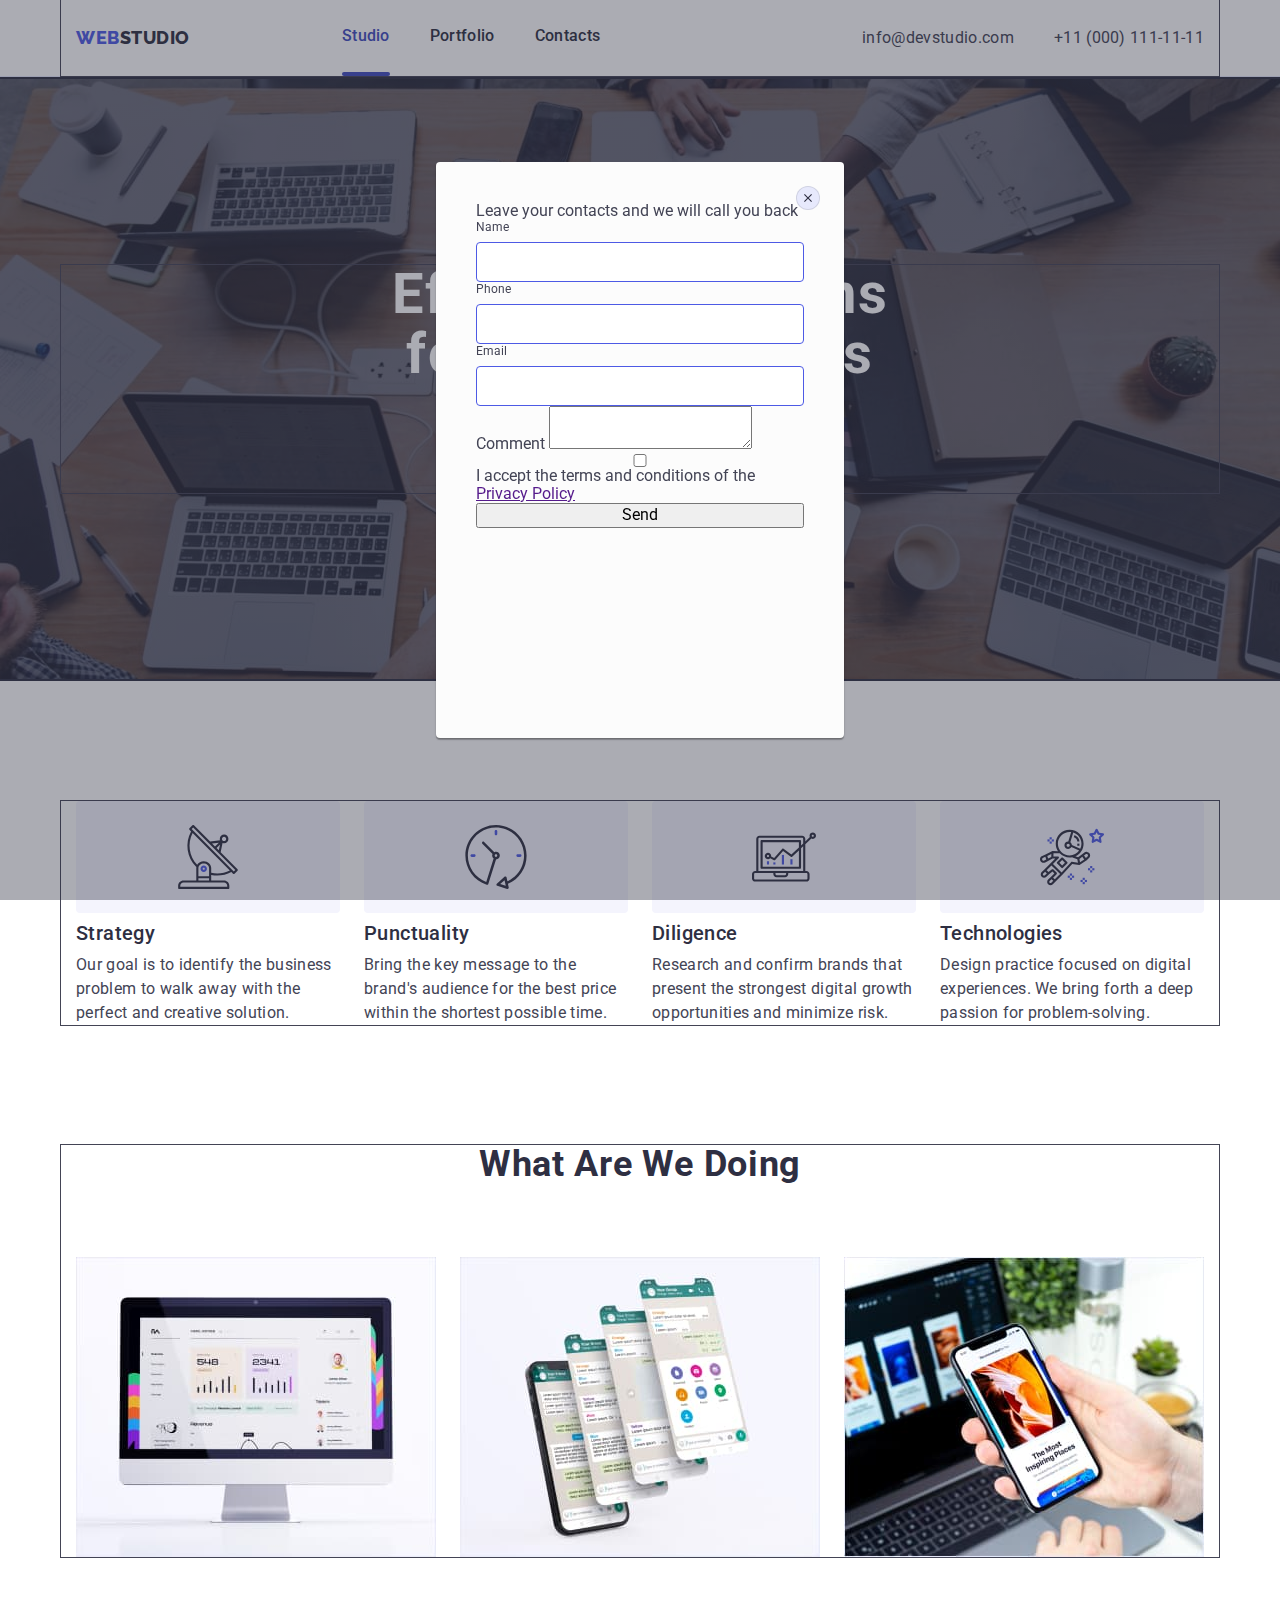
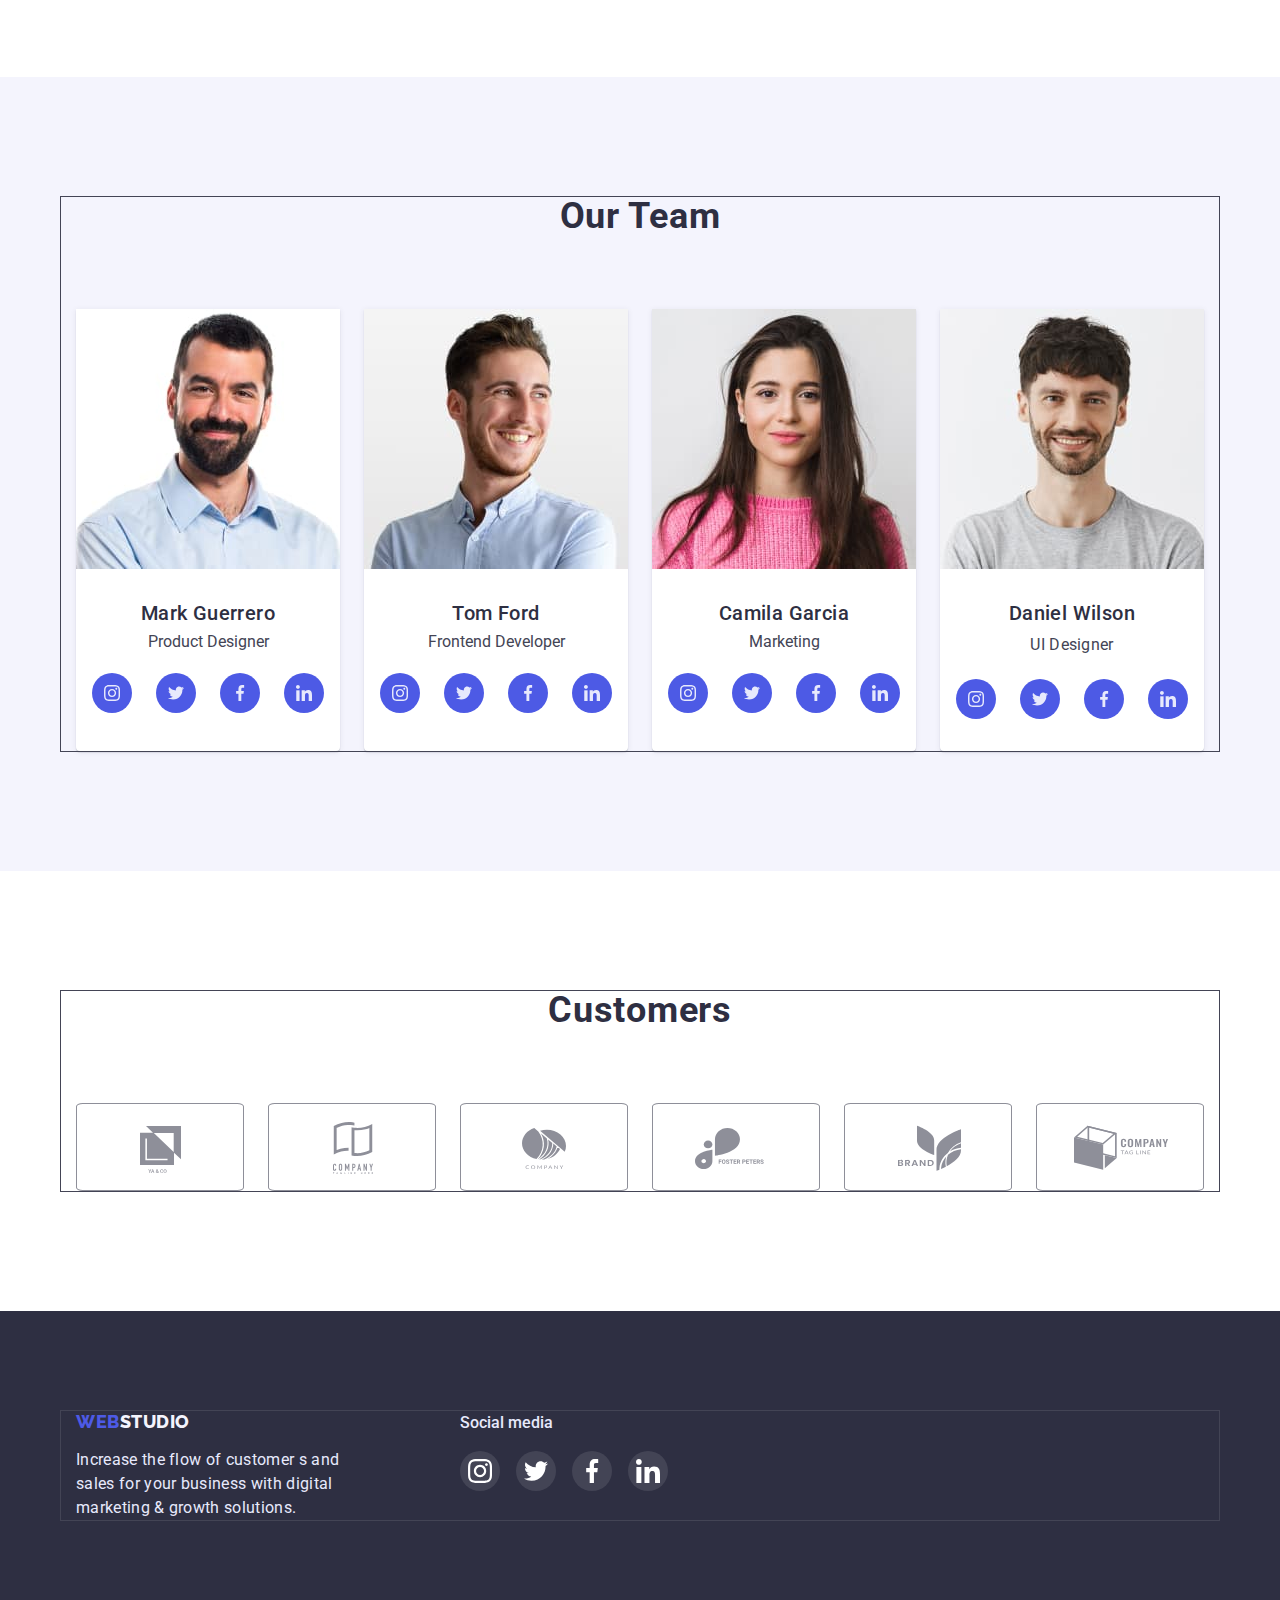
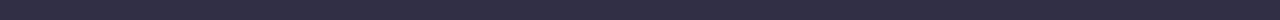
<file: index.html>
<!DOCTYPE html>
<html lang="en">
  <head>
    <meta charset="UTF-8" />
    <meta http-equiv="X-UA-Compatible" content="IE=edge" />
    <meta name="viewport" content="width=device-width, initial-scale=1.0" />
    <title>WebStudio</title>
    <link rel="preconnect" href="https://fonts.googleapis.com" />
    <link rel="preconnect" href="https://fonts.gstatic.com" crossorigin />
    <link
      href="https://fonts.googleapis.com/css2?family=Raleway:wght@800&family=Roboto:wght@400;500;700&display=swap"
      rel="stylesheet"
    />
    <!--  нормалізатор -->
    <link
      rel="stylesheet"
      href="https://cdnjs.cloudflare.com/ajax/libs/modern-normalize/1.1.0/modern-normalize.css"
      integrity="sha512-Y0MM+V6ymRKN2zStTqzQ227DWhhp4Mzdo6gnlRnuaNCbc+YN/ZH0sBCLTM4M0oSy9c9VKiCvd4Jk44aCLrNS5Q=="
      crossorigin="anonymous"
      referrerpolicy="no-referrer"
    />
    <link rel="stylesheet" href="./css/styles.css" />
  </head>

  <body>
    <header class="header">
      <div class="container header-container">
        <!--LOGO and navigation-->
        <nav class="nav">
          <a class="logo link" href="./index.html">
            <span class="logo-blue">Web</span>Studio</a
          >
          <!-- nav menu   -->
          <ul class="nav-menu list">
            <li class="nav-menu-item current">
              <a  href="./index.html" class="nav-link link current-link" 
                >Studio</a
              >
            </li>

            <li class="nav-menu-item">
              <a class="nav-link link" href="./portfolio.html">Portfolio</a>
            </li>
            <li class="nav-menu-item">
              <a class="nav-link link" href=" ">Contacts</a>
            </li>
          </ul>
        </nav>
        <!--Contacts  email & phone-->
        <address>
          <ul class="address list">
            <li>
              <a class="address-link link" href="mailto:info@devstudio.com"
                >info@devstudio.com</a
              >
            </li>
            <li>
              <a class="address-link link" href="tel:+110001111111"
                >+11 (000) 111-11-11</a
              >
            </li>
          </ul>
        </address>
      </div>
    </header>

    <main>
      <!--The HERO section-->
      <section class="hero section ">
        <div class="container">
          <h1 class="hero-title">Effective Solutions for Your Business</h1>
        <button class="hero-button" type="button"  data-modal-open>Order Service</button>
        </div>
        
      </section>

      <!--list of  solutions-->
      <section class="solutions section">
        <div class="container solution-container">
          <h2 class="visually-hidden">solutions</h2>
          <ul class="solution-list list">
            <li class="solution-item icon-antenna">
              <div class="solution-icon-bg ">
                <svg class="solution-icon">
                <use href="./images/icon-defs.svg#icon-antenna"></use>
              </svg>
            </div>
              
              <h3 class="section-subtitle">Strategy</h3>
              <p class="section-text">
                Our goal is to identify the business problem to walk away with
                the perfect and creative solution.
              </p>
            </li>
            <li class="solution-item icon-clock">
              <div class="solution-icon-bg ">
                <svg class="solution-icon">
                <use href="./images/icon-defs.svg#icon-clock"></use>
              </svg>
            </div>
              <h3 class="section-subtitle">Punctuality</h3>
              <p class="section-text">
                Bring the key message to the brand's audience for the best price
                within the shortest possible time.
              </p>
            </li>
            <li class="solution-item icon-diagram">
              <div class="solution-icon-bg ">
                <svg class="solution-icon">
                <use href="./images/icon-defs.svg#icon-diagram"></use>
              </svg>
            </div>
              <h3 class="section-subtitle">Diligence</h3>
              <p class="section-text">
                Research and confirm brands that present the strongest digital
                growth opportunities and minimize risk.
              </p>
            </li>
            <li class="solution-item icon-astronaut">
              <div class="solution-icon-bg ">
                <svg class="solution-icon">
                <use href="./images/icon-defs.svg#icon-astronaut"></use>
              </svg>
            </div>
              <h3 class="section-subtitle">Technologies</h3>
              <p class="section-text">
                Design practice focused on digital experiences. We bring forth a
                deep passion for problem-solving.
              </p>
            </li>
            </ul>
        </div>
      </section>
      <!--What are we doing-->
      <section class="galeria section">
        <div class="container">
          <h2 class="section-title">What are we doing</h2>
          <ul class="galeria-list list">
            <li class="galeria-item">
              <img
                src="./images/what-are-we-doing/imaccomputer.jpg"
                alt="IMac Computer"
                width="360"
                height="300"
              />
            </li>
            <li class="galeria-item">
            
              <img
                src="./images/what-are-we-doing/smartphone.jpg"
                alt="Smartphone"
                width="360"
                height="300"
              />
            </li>
            <li class="galeria-item"> 
            
              <img
                src="./images/what-are-we-doing/laptopsmartphone.jpg"
                alt="laptop & smartphone"
                width="360"
                height="300"
              />
            </li>
          </ul>
        </div>
      </section>
      <!-- Our Team -->
      <section class="team section">
        <div class="container">
          <h2 class="section-title">Our Team</h2>
          <ul class="team-list list">
            <li class="team-member">
              <img  

                src="./images/our-team/markguerrero.jpg"
                alt="Mark Guerrero  ProductDesigner"
                width="264"
                height="260"
              />
              <div class="team-members-name">
                <h3 class="section-subtitle">Mark Guerrero</h3>
                <p class="sectionst-text">Product Designer</p>
               <ul class="social-list  list ">
                  <li class="social-item">
                    <a  class="social-link"  href="">
                      <svg class="social-icon">
                        <use  href="./images/icon-defs.svg#icon-instagram"></use>
                      </svg>
                    </a>
                  </li>
                  <li class="social-item">
                    <a class="social-link"  href="">
                      <svg class="social-icon">
                        <use href="./images/icon-defs.svg#icon-twitter"></use>
                      </svg>
                    </a>
                  </li>
                  <li class="social-item">
                    <a class="social-link"  href="">
                      <svg class="social-icon">
                        <use href="./images/icon-defs.svg#icon-facebook"></use>
                      </svg>
                    </a>
                  </li>
                  <li class="social-item">
                    <a  class="social-link" href="">
                      <svg class="social-icon">
                        <use href="./images/icon-defs.svg#icon-linkedin"></use>
                      </svg>
                    </a>
                  </li> 
                </ul>
              </div>
            </li>
            <li class="team-member">
              <img
                src="./images/our-team/tomford.jpg"
                alt="Tom Ford
            Frontend Developer"
                width="264"
                height="260"
              />
              <div class="team-members-name">
                <h3 class="section-subtitle">Tom Ford</h3>
                <p class="sectionst-text">Frontend Developer</p>
                <ul class="social-list  list ">
                  <li class="social-item">
                    <a  class="social-link"  href="">
                      <svg class="social-icon">
                        <use  href="./images/icon-defs.svg#icon-instagram"></use>
                      </svg>
                    </a>
                  </li>
                  <li class="social-item">
                    <a class="social-link"  href="">
                      <svg class="social-icon">
                        <use href="./images/icon-defs.svg#icon-twitter"></use>
                      </svg>
                    </a>
                  </li>
                  <li class="social-item">
                    <a class="social-link"  href="">
                      <svg class="social-icon">
                        <use href="./images/icon-defs.svg#icon-facebook"></use>
                      </svg>
                    </a>
                  </li>
                  <li class="social-item">
                    <a  class="social-link" href="">
                      <svg class="social-icon">
                        <use href="./images/icon-defs.svg#icon-linkedin"></use>
                      </svg>
                    </a>
                  </li> 
                </ul>
              </div>
            </li>
            <li class="team-member">
              <img
                src="./images/our-team/camilagarcia.jpg"
                alt="Camila Garcia
            Marketing"
                width="264"
                height="260"
              />
              <div class="team-members-name">
                <h3 class="section-subtitle">Camila Garcia</h3>
                <p class="sectionst-text">Marketing</p>
                <ul class="social-list  list ">
                  <li class="social-item">
                    <a  class="social-link"  href="">
                      <svg class="social-icon">
                        <use  href="./images/icon-defs.svg#icon-instagram"></use>
                      </svg>
                    </a>
                  </li>
                  <li class="social-item">
                    <a class="social-link"  href="">
                      <svg class="social-icon">
                        <use href="./images/icon-defs.svg#icon-twitter"></use>
                      </svg>
                    </a>
                  </li>
                  <li class="social-item">
                    <a class="social-link"  href="">
                      <svg class="social-icon">
                        <use href="./images/icon-defs.svg#icon-facebook"></use>
                      </svg>
                    </a>
                  </li>
                  <li class="social-item">
                    <a  class="social-link" href="">
                      <svg class="social-icon">
                        <use href="./images/icon-defs.svg#icon-linkedin"></use>
                      </svg>
                    </a>
                  </li> 
                </ul>
              </div>
            </li>
            <li class="team-member">
              <img
                src="./images/our-team/danielwilson.jpg"
                alt="Daniel Wilson
            UI Designer"
                width="264"
                height="260"
              />
              <div class="team-members-name">
                <h3 class="section-subtitle">Daniel Wilson</h3>
              <p class="section-text">UI Designer</p>
              <ul class="social-list  list ">
                <li class="social-item">
                  <a  class="social-link"  href="">
                    <svg class="social-icon">
                      <use  href="./images/icon-defs.svg#icon-instagram"></use>
                    </svg>
                  </a>
                </li>
                <li class="social-item">
                  <a class="social-link"  href="">
                    <svg class="social-icon">
                      <use href="./images/icon-defs.svg#icon-twitter"></use>
                    </svg>
                  </a>
                </li>
                <li class="social-item">
                  <a class="social-link"  href="">
                    <svg class="social-icon">
                      <use href="./images/icon-defs.svg#icon-facebook"></use>
                    </svg>
                  </a>
                </li>
                <li class="social-item">
                  <a  class="social-link" href="">
                    <svg class="social-icon">
                      <use href="./images/icon-defs.svg#icon-linkedin"></use>
                    </svg>
                  </a>
                </li> 
              </ul>
            </div>
              
            </li>
        </div>
      </section>

      <!--section customers-->

      <section class="customers section">
        <div class="container">
          <h2 class="section-title">Customers</h2>
          <ul class="customer list">
            <li class="customer-item">
              <a href="" class="customer-link">
                <svg  class="customer-icon"  >
                  <use href="./images/icon-defs.svg#yaco"></use>
                </svg>
              </a>
            </li>
            <li class="customer-item">
              <a href="" class="customer-link">
                <svg class="customer-icon">
                  <use href="./images/icon-defs.svg#tag-here"></use>
                </svg>
              </a>
            </li>
            <li class="customer-item">
              <a href="" class="customer-link">
                <svg class="customer-icon" >
                  <use href="./images/icon-defs.svg#company"></use>
                </svg>
              </a>
            </li>
            <li class="customer-item">
              <a href="" class="customer-link">
                <svg class="customer-icon" >
                  <use href="./images/icon-defs.svg#forest"></use>
                </svg>
              </a>
            </li>
            <li class="customer-item">
              <a href="" class="customer-link">
                <svg class="customer-icon" >
                  <use href="./images/icon-defs.svg#brand"></use>
                </svg>
              </a>
            </li>
            <li class="customer-item">
              <a href="" class="customer-link">
                <svg class="customer-icon" >
                  <use href="./images/icon-defs.svg#tag-line"></use>
                </svg>
              </a>
            </li>
          </ul>
        </div>

      </section>
      
    </main>

    <footer class="footer">
     <div class="container footer-container">
      <div><a class="footer-logo link" href="./index.html">
        <span class="logo-blue">Web</span>Studio</a>
      <p class="footer-text">
        Increase the flow of customer s and sales for your business with
        digital marketing & growth solutions.
      </p></div>
   
     <div class="social-black">
      <p class="social-black-text">Social media</p>
      <ul class="social-list-black list ">
        <li class="social-item-black">
          <a  class="social-link-black"  href="">
            <svg class="social-icon-black">
              <use  href="./images/icon-defs.svg#icon-instagram"></use>
            </svg>
          </a>
        </li>
        <li class="social-item-black">
          <a  class="social-link-black"  href="">
            <svg class="social-icon-black">
              <use href="./images/icon-defs.svg#icon-twitter"></use>
            </svg>
          </a>
        </li>
        <li class="social-item-black">
          <a  class="social-link-black"  href="">
            <svg class="social-icon-black">
              <use href="./images/icon-defs.svg#icon-facebook"></use>
            </svg>
          </a>
        </li>
        <li class="social-item-black">
          <a  class="social-link-black"  href="">
            <svg class="social-icon-black">
              <use href="./images/icon-defs.svg#icon-linkedin"></use>
            </svg>
          </a>
        </li> 
      </ul></div> 
 
      </div>
    </footer>
    <!--после всего добавить из хидден в  класс бекдроп    -->
    <div class="backdrop" data-modal >
    <div class="modal">
    <button  type="button" class="modal-close-btn" data-modal-close >
      <svg class="modal-close-btn-icon"><use href="./images/icon-defs.svg#icon-modal-close-btn"></use>
    </svg>
    </button>

       <form class="modal-form">
        <p    class="form-text">Leave your contacts and we will call you back </p>
        <label  class="modal-form-field">
          <span class="modal-form-input-desc">Name</span>
          <input type="text" name="user_name" class="modal-form-input"  required   pattern="^[a-zA-Z]+$" minlength="2"/>
        </label>

        <label  class="modal-form-field">
          <span class="modal-form-input-desc">Phone</span>
          <input type="tel" name="user_phone_number" class="modal-form-input" required   pattern="[0-9]{3}-[0-9]{3}-[0-9]{2}-[0-9]{2}"  title="XXX-XXX-XX-XX">
        </label>
        <label  class="modal-form-field">
        <span class="modal-form-input-desc">Email</span>
        <input type="email"  class="modal-form-input">
        </label>

        <label  class="modal-form-field"> 
          <span class="modal-name-input-desc">Comment</span>
          <textarea 
          name="user_message" 
          class="modal-form-message" 
          placeholder ="Text input">
          </textarea> 
        </label>
         
         <input id="user-policy"   type="checkbox"  name="user-policy" class="modal-form-chek" > 
         <label for="user-policy " class="mod-chek-desc">I accept the terms and conditions of the <a href="">Privacy Policy</a>
        </label>
        
           <button type="submit"  class="modal-form-submit">Send</button>
       </form>
  </div>
  </div>
  <script src="./js/modal.js"></script>    
    </body>
</html>
</file>
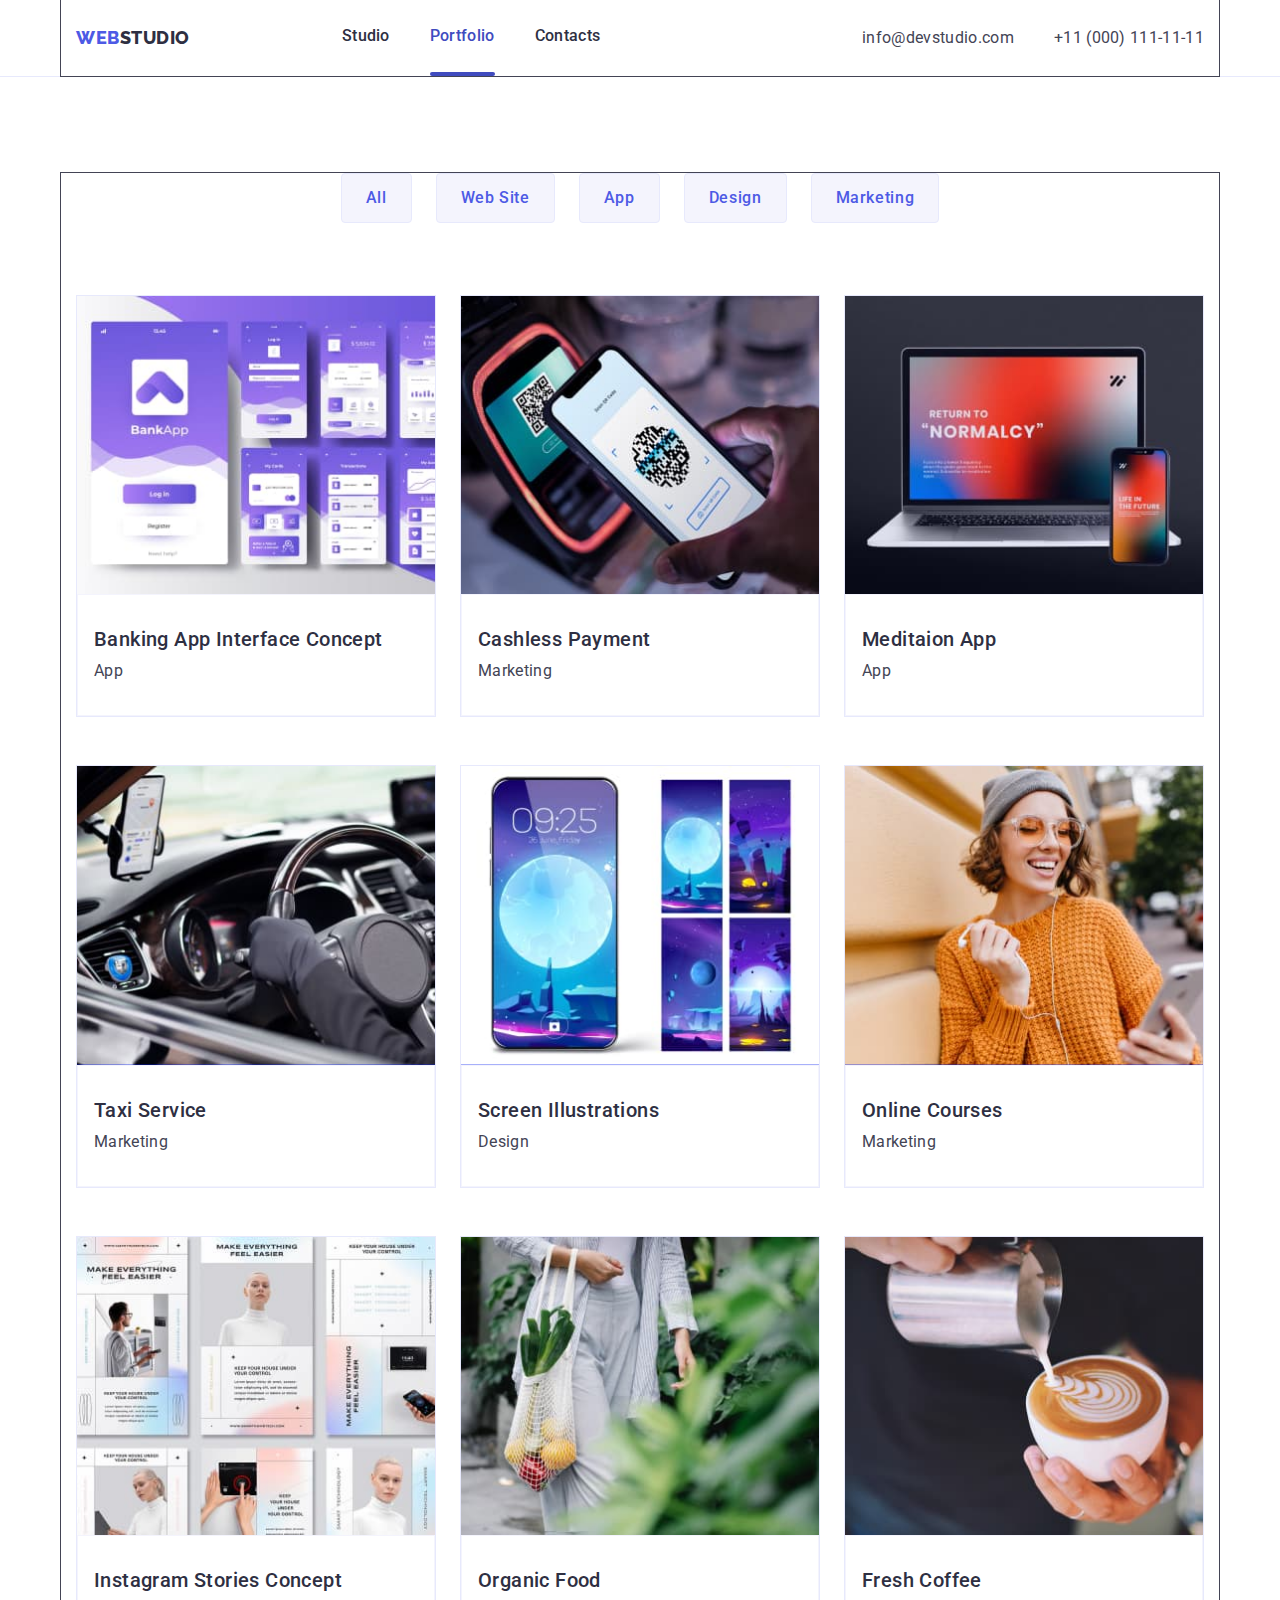
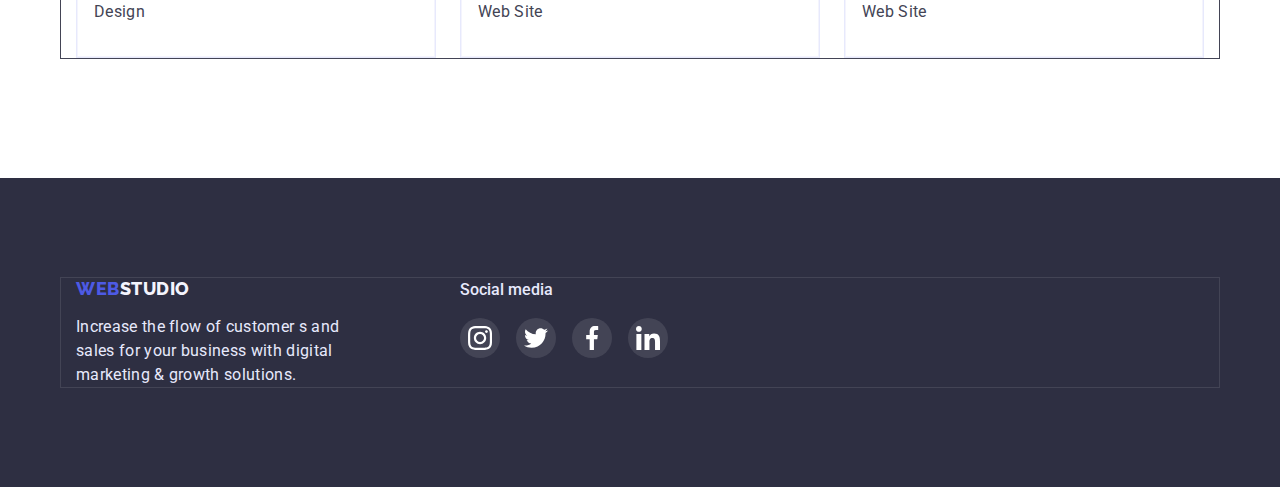
<file: portfolio.html>
<!DOCTYPE html>
<html lang="en">
  <head>
    <meta charset="UTF-8" />
    <meta http-equiv="X-UA-Compatible" content="IE=edge" />
    <meta name="viewport" content="width=device-width, initial-scale=1.0" />
    <title>Portfolio</title>

    <link rel="preconnect" href="https://fonts.googleapis.com" />
    <link rel="preconnect" href="https://fonts.gstatic.com" crossorigin />
    <link
      href="https://fonts.googleapis.com/css2?family=Raleway:wght@800&family=Roboto:wght@400;500;700&display=swap"
      rel="stylesheet"
    />
    <!-- нормалізатор -->
    <link
      rel="stylesheet"
      href="https://cdnjs.cloudflare.com/ajax/libs/modern-normalize/1.1.0/modern-normalize.css"
      integrity="sha512-Y0MM+V6ymRKN2zStTqzQ227DWhhp4Mzdo6gnlRnuaNCbc+YN/ZH0sBCLTM4M0oSy9c9VKiCvd4Jk44aCLrNS5Q=="
      crossorigin="anonymous"
      referrerpolicy="no-referrer"
    />
    <link rel="stylesheet" href="./css/styles.css" />
  </head>
  <body>
    <header class="header">
      <div class="container header-container">
        <!--LOGO and navigation-->
        <nav class="nav">
          <a class="logo link" href="./index.html">
            <span class="logo-blue">Web</span>Studio</a
          >
          <!-- nav menu   -->
          <ul class="nav-menu list">
            <li class="nav-menu-item ">
              <a class="nav-link link " href="./index.html"
                >Studio</a
              >
            </li>

            <li class="nav-menu-item  current">
              <a class="nav-link link  current-link" href="./portfolio.html">Portfolio</a>
            </li>
            <li class="nav-menu-item">
              <a class="nav-link link" href=" ">Contacts</a>
            </li>
          </ul>
        </nav>
        <!--Contacts  email & phone-->
        <address>
          <ul class="address list">
            <li>
              <a class="address-link link" href="mailto:info@devstudio.com"
                >info@devstudio.com</a
              >
            </li>
            <li>
              <a class="address-link link" href="tel:+110001111111"
                >+11 (000) 111-11-11</a
              >
            </li>
          </ul>
        </address>
      </div>
    </header>
    <main>

      
       <!--The portfolio section-->


      <section class="portfolio section">
        <div class="container">
          <h1 class="visually-hidden">Portfolio</h1>
          <ul class="filter list">
            <li class="filter-item">
              <button class="filter-button" type="button">All</button>
            </li>
            <li class="filter-item">
              <button class="filter-button" type="button">Web Site</button>
            </li>
            <li class="filter-item">
              <button class="filter-button" type="button">App</button>
            </li>
            <li class="filter-item">
              <button class="filter-button" type="button">Design</button>
            </li>
            <li class="filter-item">
              <button class="filter-button" type="button">Marketing</button>
            </li>
          </ul>

          <ul class="portfolio-list list">
            <li class="portfolio-item">
              <a class="portfolio-link " href=""> 
                <div class="portfolio-list-img-wrapper">
                  <img
                src="./images/portfolio-gallery/banking-app-interface-concept.jpg"
                alt="fresh-coffee"
                width="360"
                height="300"
              />
              <p class="overlay">14 Stylish and User-Friendly App Design Concepts · Task Manager App · Calorie Tracker App · Exotic Fruit Ecommerce App · Cloud Storage App </p>
            </div>
              <div class="portfolio-list-text "  > <h2 class="section-subtitle">Banking App Interface Concept</h2>
              <p class="section-text">App</p> 
             </div>
             </a> 
            </li>
            <li class="portfolio-item">
              <a class="portfolio-link " href="">  <div class="portfolio-list-img-wrapper">
                <img
              src="./images/portfolio-gallery/cashless-payment.jpg"
              alt="fresh-coffee"
              width="360"
              height="300"
            />
            <p class="overlay">14 Stylish and User-Friendly App Design Concepts · Task Manager App · Calorie Tracker App · Exotic Fruit Ecommerce App · Cloud Storage App </p>
          </div>
              <div class="portfolio-list-text " > <h2 class="section-subtitle">Cashless Payment</h2>
              <p class="section-text">Marketing</p> 
             </div>
             </a> 
            </li>
             
            <li class="portfolio-item">
              <a class="portfolio-link " href=""> <div class="portfolio-list-img-wrapper">
                <img
              src="./images/portfolio-gallery/meditation-app.jpg"
              alt="fresh-coffee"
              width="360"
              height="300"
            />
            <p class="overlay">14 Stylish and User-Friendly App Design Concepts · Task Manager App · Calorie Tracker App · Exotic Fruit Ecommerce App · Cloud Storage App </p>
          </div>
              <div class="portfolio-list-text "  > <h2 class="section-subtitle">Meditaion App</h2>
              <p class="section-text">App</p> 
             </div>
             </a> 
            </li>
            <li class="portfolio-item">
              <a class="portfolio-link " href=""> <div class="portfolio-list-img-wrapper">
                <img
              src="./images/portfolio-gallery/taxi-service.jpg"
              alt="fresh-coffee"
              width="360"
              height="300"
            />
            <p class="overlay">14 Stylish and User-Friendly App Design Concepts · Task Manager App · Calorie Tracker App · Exotic Fruit Ecommerce App · Cloud Storage App </p>
          </div>
              <div class="portfolio-list-text"> <h2 class="section-subtitle">Taxi Service</h2>
              <p class="section-text">Marketing</p>
            </div>
           </a>
            </li>
             <li class="portfolio-item">
              <a class="portfolio-link " href=""> <div class="portfolio-list-img-wrapper">
                <img
              src="./images/portfolio-gallery/screen-illustrations.jpg"
              alt="fresh-coffee"
              width="360"
              height="300"
            />
            <p class="overlay">14 Stylish and User-Friendly App Design Concepts · Task Manager App · Calorie Tracker App · Exotic Fruit Ecommerce App · Cloud Storage App </p>
          </div>
              <div class="portfolio-list-text"> <h2 class="section-subtitle">Screen Illustrations</h2>
              <p class="section-text">Design</p>
            </div>
              </a>
            </li>
            <li class="portfolio-item">
             <a class="portfolio-link " href=""> <div class="portfolio-list-img-wrapper">
              <img
            src="./images/portfolio-gallery/online-courses.jpg"
            alt="fresh-coffee"
            width="360"
            height="300"
          />
          <p class="overlay">14 Stylish and User-Friendly App Design Concepts · Task Manager App · Calorie Tracker App · Exotic Fruit Ecommerce App · Cloud Storage App </p>
        </div>
            <div class="portfolio-list-text" > <h2 class="section-subtitle">Online Courses</h2>
            <p class="section-text">Marketing</p>
            </div>
            </a> 
            </li>
          
            <li class="portfolio-item">
              <a class="portfolio-link " href=""> <div class="portfolio-list-img-wrapper">
                <img
              src="./images/portfolio-gallery/instagram-stories-concept.jpg"
              alt="fresh-coffee"
              width="360"
              height="300"
            />
            <p class="overlay">14 Stylish and User-Friendly App Design Concepts · Task Manager App · Calorie Tracker App · Exotic Fruit Ecommerce App · Cloud Storage App </p>
          </div>
              <div class="portfolio-list-text" ><h2 class="section-subtitle">Instagram Stories Concept</h2>
              <p class="section-text">Design</p>
            </div>
            </a>
            </li>
            <li class="portfolio-item">
              <a class="portfolio-link " href=""> <div class="portfolio-list-img-wrapper">
                <img
              src="./images/portfolio-gallery/organic-food.jpg"
              alt="fresh-coffee"
              width="360"
              height="300"
            />
            <p class="overlay">14 Stylish and User-Friendly App Design Concepts · Task Manager App · Calorie Tracker App · Exotic Fruit Ecommerce App · Cloud Storage App </p>
          </div>
              <div class="portfolio-list-text" ><h2 class="section-subtitle">Organic Food</h2>
              <p class="section-text">Web Site</p>
             </div>
              </a>
            </li>
            <li class="portfolio-item">
              <a class="portfolio-link " href=""> <div class="portfolio-list-img-wrapper">
                <img
              src="./images/portfolio-gallery/fresh-coffee.jpg"
              alt="fresh-coffee"
              width="360"
              height="300"
            />
            <p class="overlay">14 Stylish and User-Friendly App Design Concepts · Task Manager App · Calorie Tracker App · Exotic Fruit Ecommerce App · Cloud Storage App </p>
          </div>
              <div class="portfolio-list-text "  > <h2 class="section-subtitle">Fresh Coffee</h2>
              <p class="section-text">Web Site</p> 
             </div>
             </a> 
            </li>
          </ul>
        </div>
      </section>
    </main>
    <footer class="footer">
      <div class="container footer-container">
       <div><a class="footer-logo link" href="./index.html">
         <span class="logo-blue">Web</span>Studio</a>
       <p class="footer-text">
         Increase the flow of customer s and sales for your business with
         digital marketing & growth solutions.
       </p></div>
    
      <div class="social-black">
       <p class="social-black-text">Social media</p>
       <ul class="social-list-black list ">
         <li class="social-item-black">
           <a  class="social-link-black"  href="">
             <svg class="social-icon-black">
               <use  href="./images/icon-defs.svg#icon-instagram"></use>
             </svg>
           </a>
         </li>
         <li class="social-item-black">
           <a  class="social-link-black"  href="">
             <svg class="social-icon-black">
               <use href="./images/icon-defs.svg#icon-twitter"></use>
             </svg>
           </a>
         </li>
         <li class="social-item-black">
           <a  class="social-link-black"  href="">
             <svg class="social-icon-black">
               <use href="./images/icon-defs.svg#icon-facebook"></use>
             </svg>
           </a>
         </li>
         <li class="social-item-black">
           <a  class="social-link-black"  href="">
             <svg class="social-icon-black">
               <use href="./images/icon-defs.svg#icon-linkedin"></use>
             </svg>
           </a>
         </li> 
       </ul></div> 
  
       </div>
     </footer>
  </body>
</html>
</file>
<file: css/styles.css>
/* Для зберігання палітри кольорів макета (текст, фон, виділення) використовуємо CSS-змінні.  */
:root {
  --t-color-primery: #2e2f42;
  --t-color-secondary: #434455;
  --t-color-portfolio-title: #ffffff;
  --footer-logo-text-color: #f4f4fd;
  --footer-text-color: #e7e9fc;
  --hero-title-color: #ffffff; /*headers background color & main section color Portfolio*/
  --logo-blue-color: #4d5ae5;
  --social-icon-color: #e7e9fc;
  --fill-color-customer : #8E8F99;
  --overlay-text-color: #f4f4fd;

  /*backgrounds colors*/
  --bckground-socialblack-icon:rgba(255, 255, 255, 0.1);
  --background-socialblack-icon-hover: #31D0AA;
  --background-hero-footer: #2e2f42;
  --background-primery: #ffffff; /*background 
  main section*/
  --background-secondary: #f4f4fd; /* background ourt team section , filters button background*/
  --btn-color-primery: #4d5ae5;
  --btn-color-secondary: #404bbf;
  --backdrop-bg-color:rgba(46, 47, 66, 0.4);
  --modal-bg-color: #fcfcfc;
  --transition-duration: 250ms;
  --transition-timing-func: cubic-bezier(0.4, 0, 0.2, 1);
}

h1,
h2,
h3,
h4,
p {
  margin-top: 0;
  margin-bottom: 0;
}

ul,
ol {
  margin-top: 0;
  margin-bottom: 0;
  padding-left: 0;
}

img {
  display: block;
  max-width: 100%;
  height: auto;
}

button {
  cursor: pointer;
}

body {
  color: var(--t-color-secondary);
  background-color: var(--background-primery);
  font-family: 'Roboto', sans-serif;
  font-size: 16px;
}

.container {
  width: 1158px;
  margin-left: auto;
  margin-right: auto;
  padding-right: 15px;
  padding-left: 15px;

  outline: 1px solid /*violet;*/
}



/*hidden titel section solution*/
.visually-hidden {
  position: absolute;
  width: 1px;
  height: 1px;
  margin: -1px;
  border: 0;
  padding: 0;

  white-space: nowrap;
  clip-path: inset(100%);
  clip: rect(0 0 0 0);
  overflow: hidden;
}
/*sections*/

.section {
  padding: 120px 0;
}
.section-title {
  color: var(--t-color-primery);
  font-size: 36px;
  line-height: 1.11;
  letter-spacing: 0.02em;
  text-align: center;
  text-transform: capitalize;

  margin-bottom: 72px;
}

.section-subtitle {
  color: var(--t-color-primery);
  font-weight: 500;
  font-size: 20px;
  line-height: 1.2;
  letter-spacing: 0.02em;

  margin-bottom: 8px;
}

.section-text {
  line-height: 1.5;
  letter-spacing: 0.02em;
  color: var(--t-color-secondary);
}
/*heder* section*/
.header-container {
  display: flex;
  align-items: center;

}

.header {
  background-color: var(--background-primery);
  border-bottom: 1px solid var(--footer-text-color);
  box-shadow: 0px 2px 1px rgba(46, 47, 66, 0.08), 0px 1px 1px rgba(46, 47, 66, 0.16), 0px 1px 6px rgba(46, 47, 66, 0.08);
}

/*navigation*/
.logo {
  font-family: 'Raleway', sans-serif;
  font-weight: 800;
  font-size: 18px;
  line-height: 1.33;
  letter-spacing: 0.03em;
  text-transform: uppercase;
  color: var(--t-color-primery);
  margin-right: 76px;
}

.logo-blue {
  color: var(--logo-blue-color);
}

.nav {
  align-items: center;
  display: flex;
  margin-right: auto;
  gap: 76px;
}

.nav-menu {
  display: flex;
  gap: 40px;
}

.nav-link {
  font-weight: 500;
  line-height: 1.5;
  letter-spacing: 0.02em;
  color: var(--t-color-primery);
  display: block;
  padding-top: 24px;
  padding-bottom: 24px;


  transition-property: color;
  transition-duration: var(--transition-duration);
  transition-timing-function: var(--transition-timing-func);
  }

.nav-link:hover,
.nav-link:focus {
  color: var(--btn-color-secondary);
}

.current-link {
  color: var(--btn-color-secondary);
}

.current::after {
  content: '';
  bottom: -1px;
  display: block;
  width: 100%;
  height: 4px;
  border-radius: 2px;
  background-color: var(--btn-color-secondary);
}
/*address*/
.address {
  display: flex;
  gap: 40px;
}

.list {
  list-style: none;
}

.link {
  text-decoration: none;
}

.address-link {
  line-height: 1.5;
  letter-spacing: 0.02em;
  color: var(--t-color-secondary);
  font-style: normal;

  display: block;
  padding-top: 24px;
  padding-bottom: 24px;

  transition-property: color;
  transition-duration: var(--transition-duration);
  transition-timing-function: var(--transition-timing-func);
}

.address-link:hover,
.address-link:focus {
  color: var(--btn-color-secondary);
}

/*HERO section*/


.hero {
  
  text-align: center;
  padding: 188px 0;
  background-color: var(--background-hero-footer);
  max-width: 1440px;
  margin: 0 auto;
  background-image: linear-gradient(rgba( 46, 47, 66, 0.7),rgba(46, 47, 66, 0.7)),  url('../images/hero/people-office.jpg' );
  background-size:1440px 600px , 1440px 600px;
  background-repeat: no-repeat;
  background-position: center;


}

.hero-title {
  font-size: 56px;
  line-height: 1.07;
  color: var(--hero-title-color);
  letter-spacing: 0.02em;
  width: 500px;
  margin-left: auto;
  margin-right: auto;
  margin-bottom: 48px;
}

.hero-button {
  padding: 16px 32px;
  text-align: center;
  cursor: pointer;
  border-color: transparent;
  letter-spacing: 0.04em;
  font-family: inherit;
  font-weight: 500;
  font-size: 16px;
  line-height: 1.5;
  color: var(--hero-title-color);
  background-color: var(--btn-color-primery);
  box-shadow: 0px 4px 4px rgba(0, 0, 0, 0.15);
  border-radius: 4px;


  transition-property:  background-color;
  transition-duration:var(--transition-duration);
  transition-timing-function:var(--transition-timing-func);



}

.hero-button:hover,
.hero-button:focus {
  background-color: var(--btn-color-secondary);
}

/*SOLUTIONS*/
.solutions {
  padding-bottom: 0;
}
.solution-list {
  display: flex;
  gap: 24px;
}

.solution-item {
  flex-basis: calc((100% - 72px) / 4);
}

.solution-icon {
width:64px;
height: 112px;
display: block;
margin-left: auto;
margin-right: auto;
}


.solution-icon-bg {
  background-image: url("../images/solution-icons/rectangle.svg");
  background-size: 264px 112px;
  margin-bottom: 8px;
}

/*what are we doing*/

.galeria-list {
  display: flex;
  gap: 24px;
}

.galeria-item {
  border: border 1px solid var(--footer-text-color);
  flex-basis: calc((100% - 48px) / 3);
}

/*team*/

.team {
  background-color: var(--background-secondary);
}

.team-list {
  display: flex;
  flex-wrap: wrap;
  gap: 24px;
}

.team-member {
  flex-basis: calc((100% - 72px) / 4);
  text-align: center;
  background-color:var(--background-primery);
  box-shadow: 0px 1px 6px rgba(46, 47, 66, 0.08), 0px 1px 1px rgba(46, 47, 66, 0.16), 0px 2px 1px rgba(46, 47, 66, 0.08);
border-radius: 0px 0px 4px 4px;
}

.team-members-name {
  padding: 32px 0;
}


/*socials-links*/

.social-list {
display: flex ;
gap: 24px;
justify-content: center;
margin-top: 22px;
}

.social-item {
  width: 40px;
  height: 40px;
}

.social-link {
display: flex;
justify-content:center;
align-items:center;
width: 100%;
height: 100%;
background-color: var(--btn-color-primery); 
border-radius: 50%; 


transition-property:  background-color;
transition-duration: var(--transition-duration);
transition-timing-function: var(--transition-timing-func);

}

.social-link:hover,
.social-link:focus {
background-color: var(--btn-color-secondary); 
}

.social-icon {
  width: 16px;
  height: 16px;
fill: var(--social-icon-color);
 
}

/*customers*/


.customer {
display: flex ;
justify-content: center;
align-items: center;
gap: 24px;
}

.customer-item { 
width: 168px;
height: 88px;
}

.customer-link:hover,
.customer-link:focus
{
  border-color:var(--btn-color-secondary) ;
  fill:var(--btn-color-secondary);
}

.customer-link {
  display:  flex;
  justify-content:center;
  align-items:center;
  width: 100%;
  height: 100%;
  border-radius: 4%; 
  border: 1px solid var(--fill-color-customer);
  fill:var(--fill-color-customer);


  
  transition-property:  border-color, fill;
  transition-duration: var(--transition-duration);
  transition-timing-function: var(--transition-timing-func);


}

.customer-icon {
  width: 104px;
  height: 56px;
 }



/*footer*/

.footer {

  background-color: var(--background-hero-footer);
  padding-top: 100px;
  padding-bottom: 100px;
}

 .footer-container {
display: flex;
gap: 120px;

 }
.footer-logo {
  font-family: 'Raleway', sans-serif;
  font-weight: 800;
  font-size: 18px;
  line-height: 1.17;
   letter-spacing: 0.03em;  
   text-transform: uppercase;
  color: var(--footer-logo-text-color);
}

.footer-text {
  line-height: 1.5;
  letter-spacing: 0.02em;
  color: var(--footer-text-color);

  margin-top: 16px;
  width: 264px;
}

/*social-media-black-icon*/
.social-black-text{ 
  font-weight: 500;
  line-height: 1.5;
  color: var(--footer-text-color);
  margin-bottom: 16px;
 
}

.social-list-black {
display: flex;
gap:16px;
}

.social-item-black {
  width: 40px;
  height: 40px;
}

.social-link-black {
display: flex;
justify-content: center;
align-items: center;
height: 100%;
background-color: var(--bckground-socialblack-icon); 
border-radius: 50%; 


transition-property:  background-color;
transition-duration: var(--transition-duration);
transition-timing-function: var(--transition-timing-func);

}


.social-link-black:hover,
.social-link-black:focus {

background-color: var(--background-socialblack-icon-hover);  
}


.social-icon-black {
  width: 24px;
  height:24px;
  fill:var(--background-primery);
}


/* portfolio*/

.portfolio {
  background-color: var(--background-primery);
  padding-top: 96px;
}

.filter {
  display: flex;
  justify-content: center;
  margin-bottom: 72px;
  flex-wrap: wrap;
  gap: 24px;
}

.portfolio-list {
  display: flex;
  flex-wrap: wrap;
  row-gap: 48px;
  column-gap: 24px;
}

.portfolio-item {
  border: 1px solid var(--footer-text-color);
  flex-basis: calc((100% - 48px) / 3);
}

.portfolio-link{
  display: block;
  text-decoration: none;

  transition-property:  box-shadow;
  transition-duration: var(--transition-duration);
  transition-timing-function: var(--transition-timing-func);

}
.portfolio-link:hover,
.portfolio-link:focus
{
  box-shadow: 0px 1px 6px rgba(46, 47, 66, 0.08), 0px 1px 1px rgba(46, 47, 66, 0.16), 0px 2px 1px rgba(46, 47, 66, 0.08);
}

.portfolio-link:hover .overlay,
.portfolio-link:focus .overlay
{
  transform: translate(0, 0);
}

.portfolio-list-text {
  text-decoration: none;
  padding: 32px 0 32px 16px;
  border: 1px solid #F4F4FD;

}

.portfolio-list-img-wrapper {
  position:relative;
  overflow: hidden;
}


.overlay {
  color: var(--overlay-text-color);
  background-color: rgba(7, 31, 243, 0.514);
  padding: 40px 32px 164px 32px;
  position:absolute;
  left:0;
  top:0;
  width: 100%;
  height: 100%;

  transition-property: transform ;
  transform: translate(0, 100%);
  transition-duration: var(--transition-duration);
  transition-timing-function: var(--transition-timing-func);
}




.filter-button {
  color: var(--btn-color-primery);
  background-color: var(--background-secondary);
  /* button text */
  font-family: 'Roboto';
  font-style: normal;
  font-weight: 500;
  font-size: 16px;
  line-height: 1.5;
  /* identical to box height, or 150% */
  display: flex;
  align-items: center;
  text-align: center;
  letter-spacing: 0.04em;
  border: 1px solid var(--footer-text-color);
  border-radius: 4px;

  padding: 12px 24px;

transition-property: color, background-color, box-shadow;
transition-duration: var(--transition-duration);
transition-timing-function: var(--transition-timing-func);

  
}

.filter-button:hover,
.filter-button:focus {
  color: var(--hero-title-color);
  background-color: var(--btn-color-secondary);
  box-shadow: 0px 3px 1px rgba(0, 0, 0, 0.1), 0px 2px 1px rgba(0, 0, 0, 0.08),
    0px 2px 2px rgba(0, 0, 0, 0.12);
  
}

/*modal window*/

.backdrop {
 position:fixed;
 z-index: 100;
 top:0;
 left:0;
 width: 100%;
 height: 100%;
 background-color: var(--backdrop-bg-color);


 transition-property: opacity,
 visibility;
transition-duration: var(--transition-duration);
transition-timing-function: var(--transition-timing-func);
}

.backdrop.is-hidden {
opacity: 0;
visibility: hidden;
pointer-events: none;
}
.modal {
position:absolute;
top:50%;
left:50%;
transform: translate(-50%, -50%);
width: 408px;
height: 576px;
background-color: var(--modal-bg-color);
box-shadow: 0px 1px 1px rgba(0, 0, 0, 0.14), 0px 1px 3px rgba(0, 0, 0, 0.12), 0px 2px 1px rgba(0, 0, 0, 0.2);
border-radius: 4px;

padding:40px;
}

.modal-close-btn {
position:absolute;
top: 24px;
right: 24px;
display: flex;
justify-content: center;
align-items: center;
width: 24px;
height: 24px;
background-color: var(--footer-text-color);
border-radius: 50%;
border: 1px solid rgba(0, 0, 0, 0.1);
padding: 0;


transition-property: background-color;
transition-duration: var(--transition-duration);
transition-timing-function: var(--transition-timing-func);
}

.modal-close-btn:hover,
.modal-close-btn:focus
{
  background-color: var(--btn-color-secondary);

}

.modal-close-btn:hover .modal-close-btn-icon,
.modal-close-btn:focus .modal-close-btn-icon
{
  fill:var(--background-primery);
}

.modal-close-btn-icon {
  width: 8px;
  height: 8px;
  fill: var(--t-color-primery);

transition-property: background-color;
transition-duration: var(--transition-duration);
transition-timing-function: var(--transition-timing-func);
}

/*modal form*/

.modal-form {
  display: flex;
  flex-direction: column;
  
}

 .modal-form-input
 {
  width: 100%;
  height: 40px;
  border:1px solid var(--btn-color-primery);
  border-radius: 4px;
  padding-left: 38px;

}
.modal-form-input-desc 
{
display: block;
font-family: 'Roboto';
font-style: normal;
font-weight: 400;
font-size: 12px;
line-height: 14px;
letter-spacing: 1.17;
margin-bottom: 8px;
}
</file>
